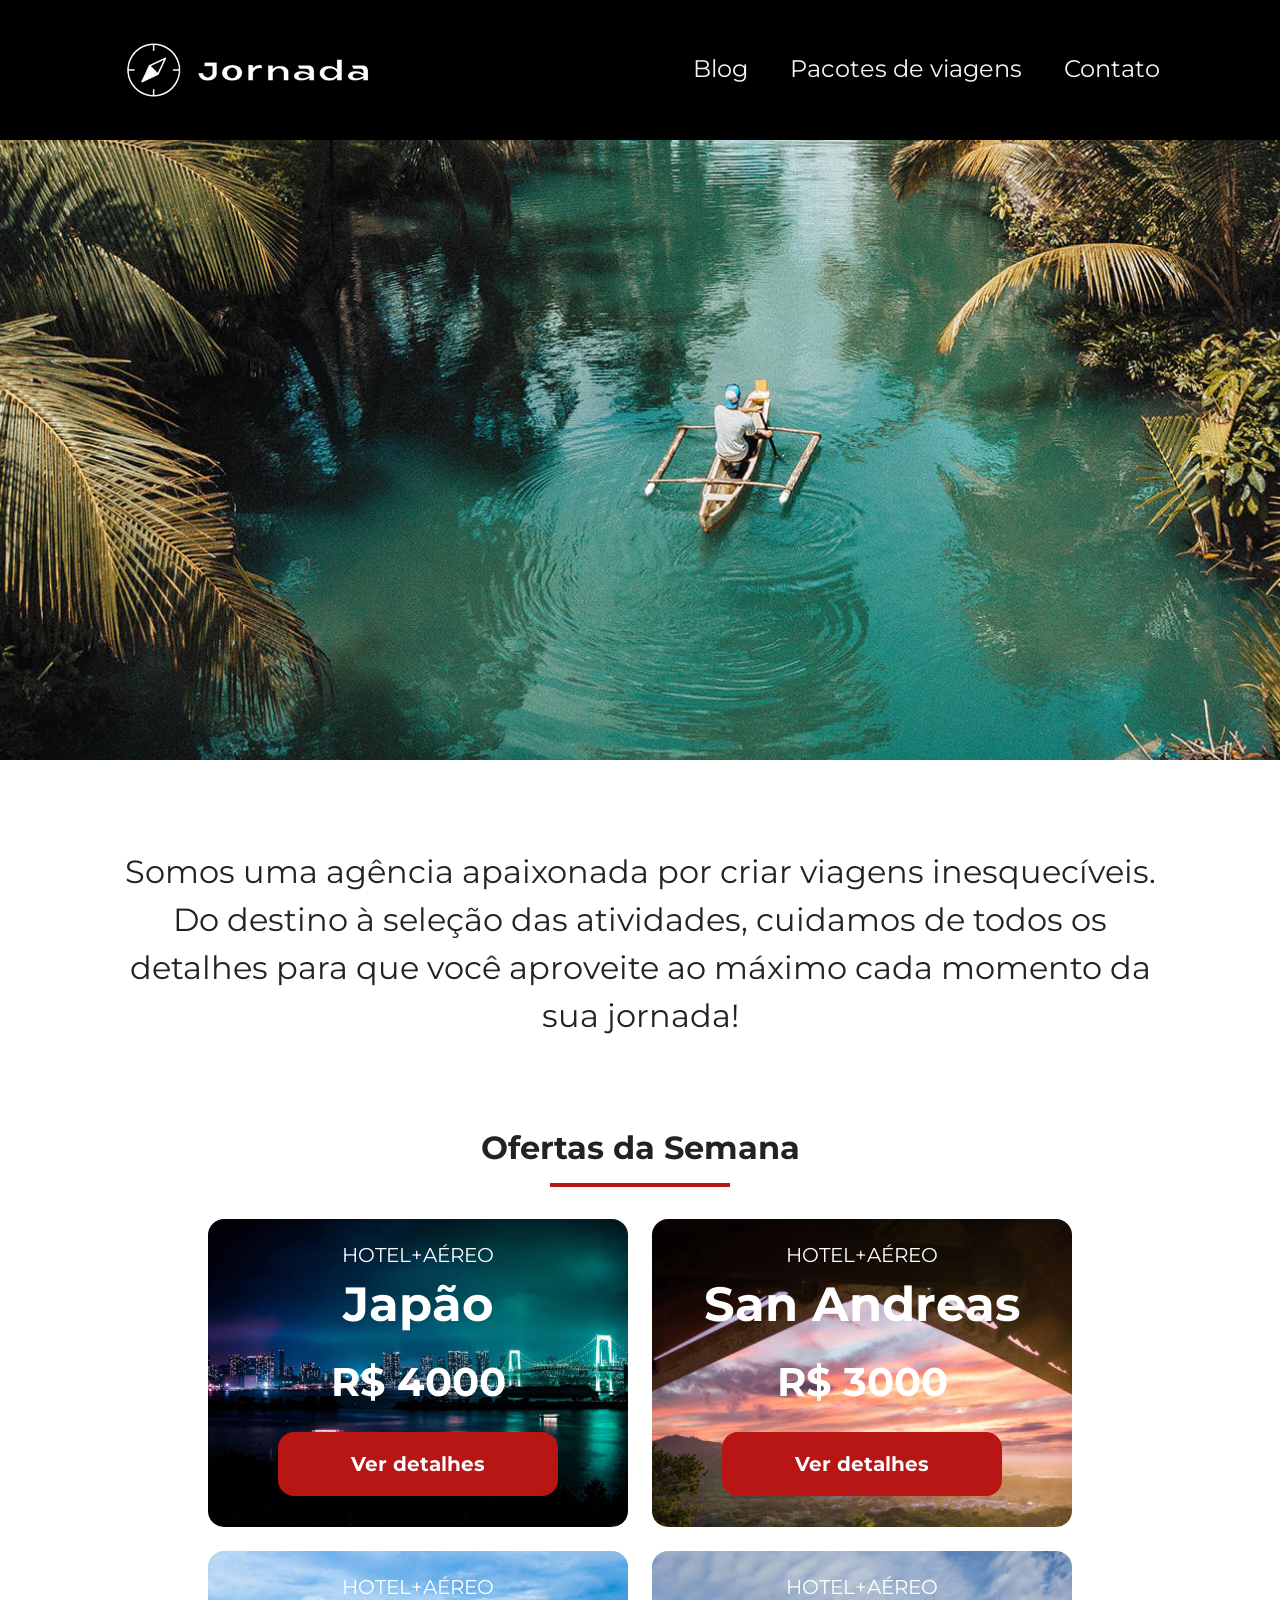
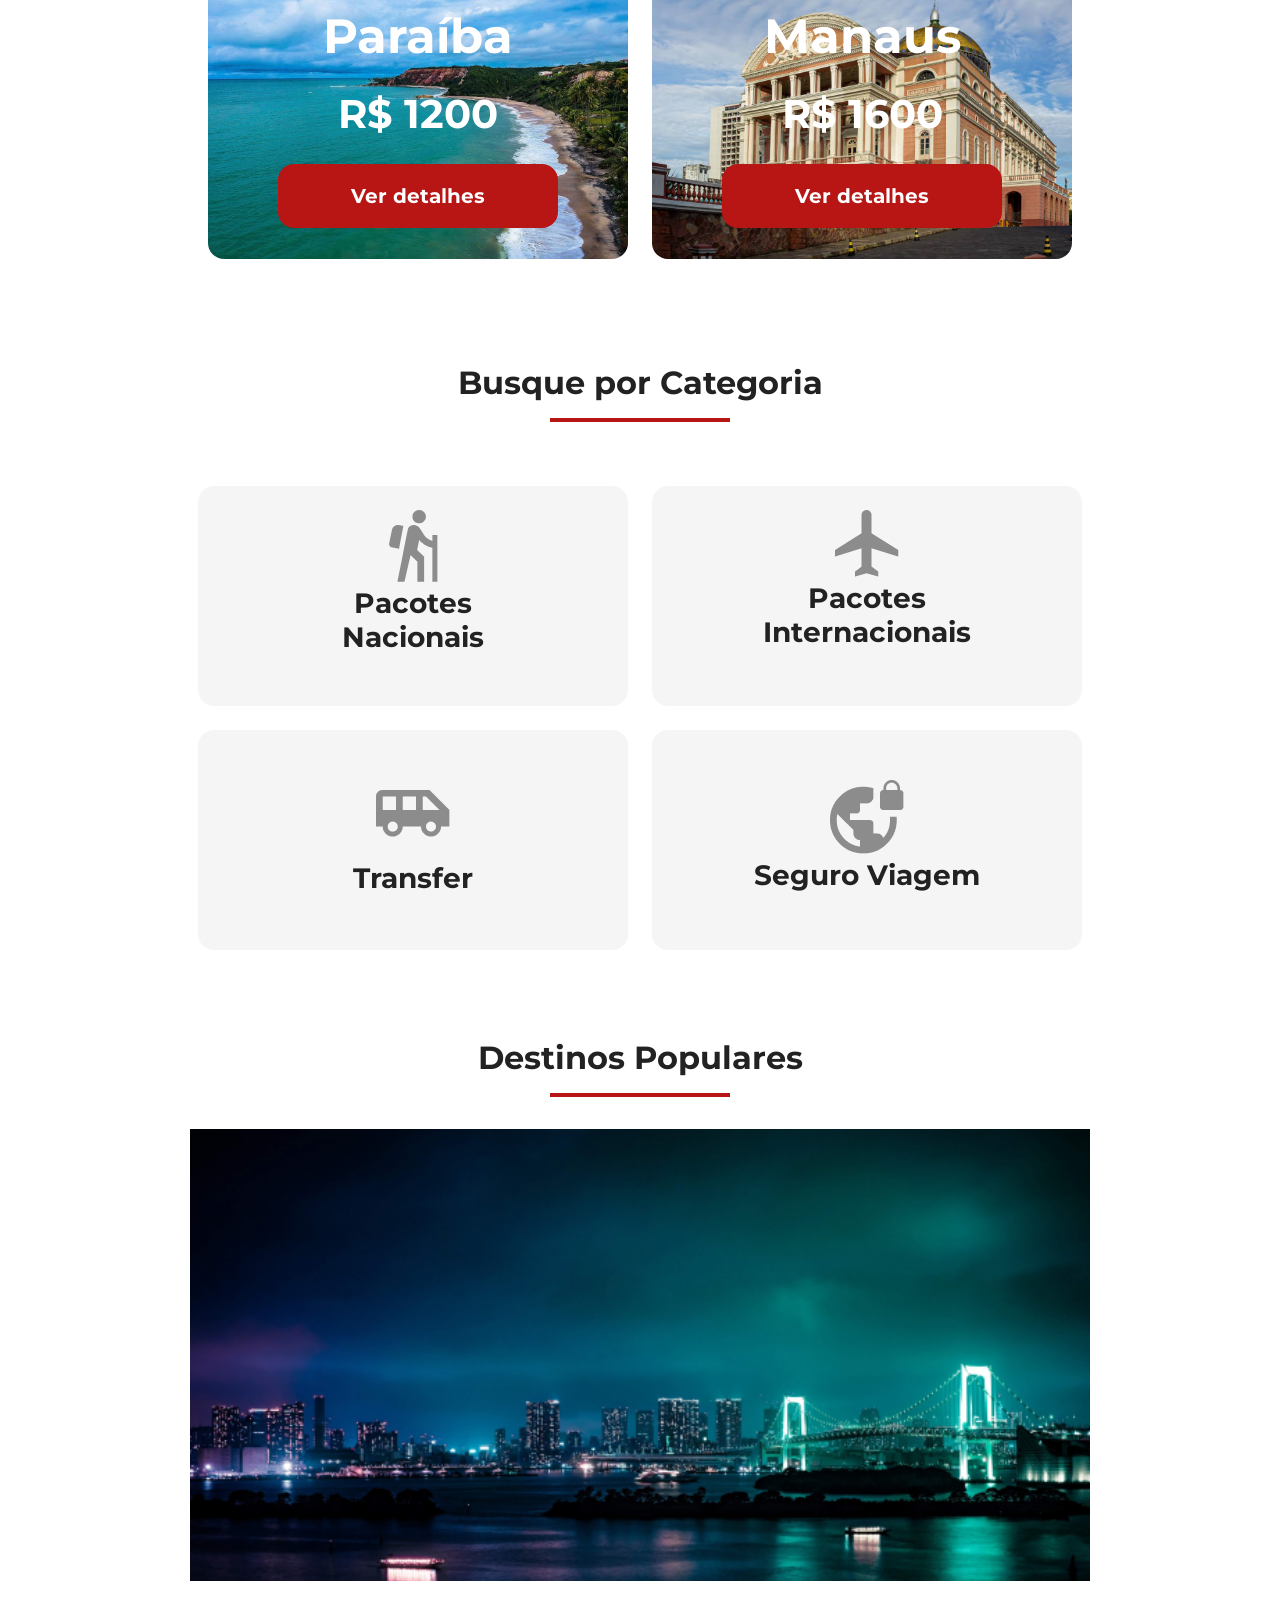
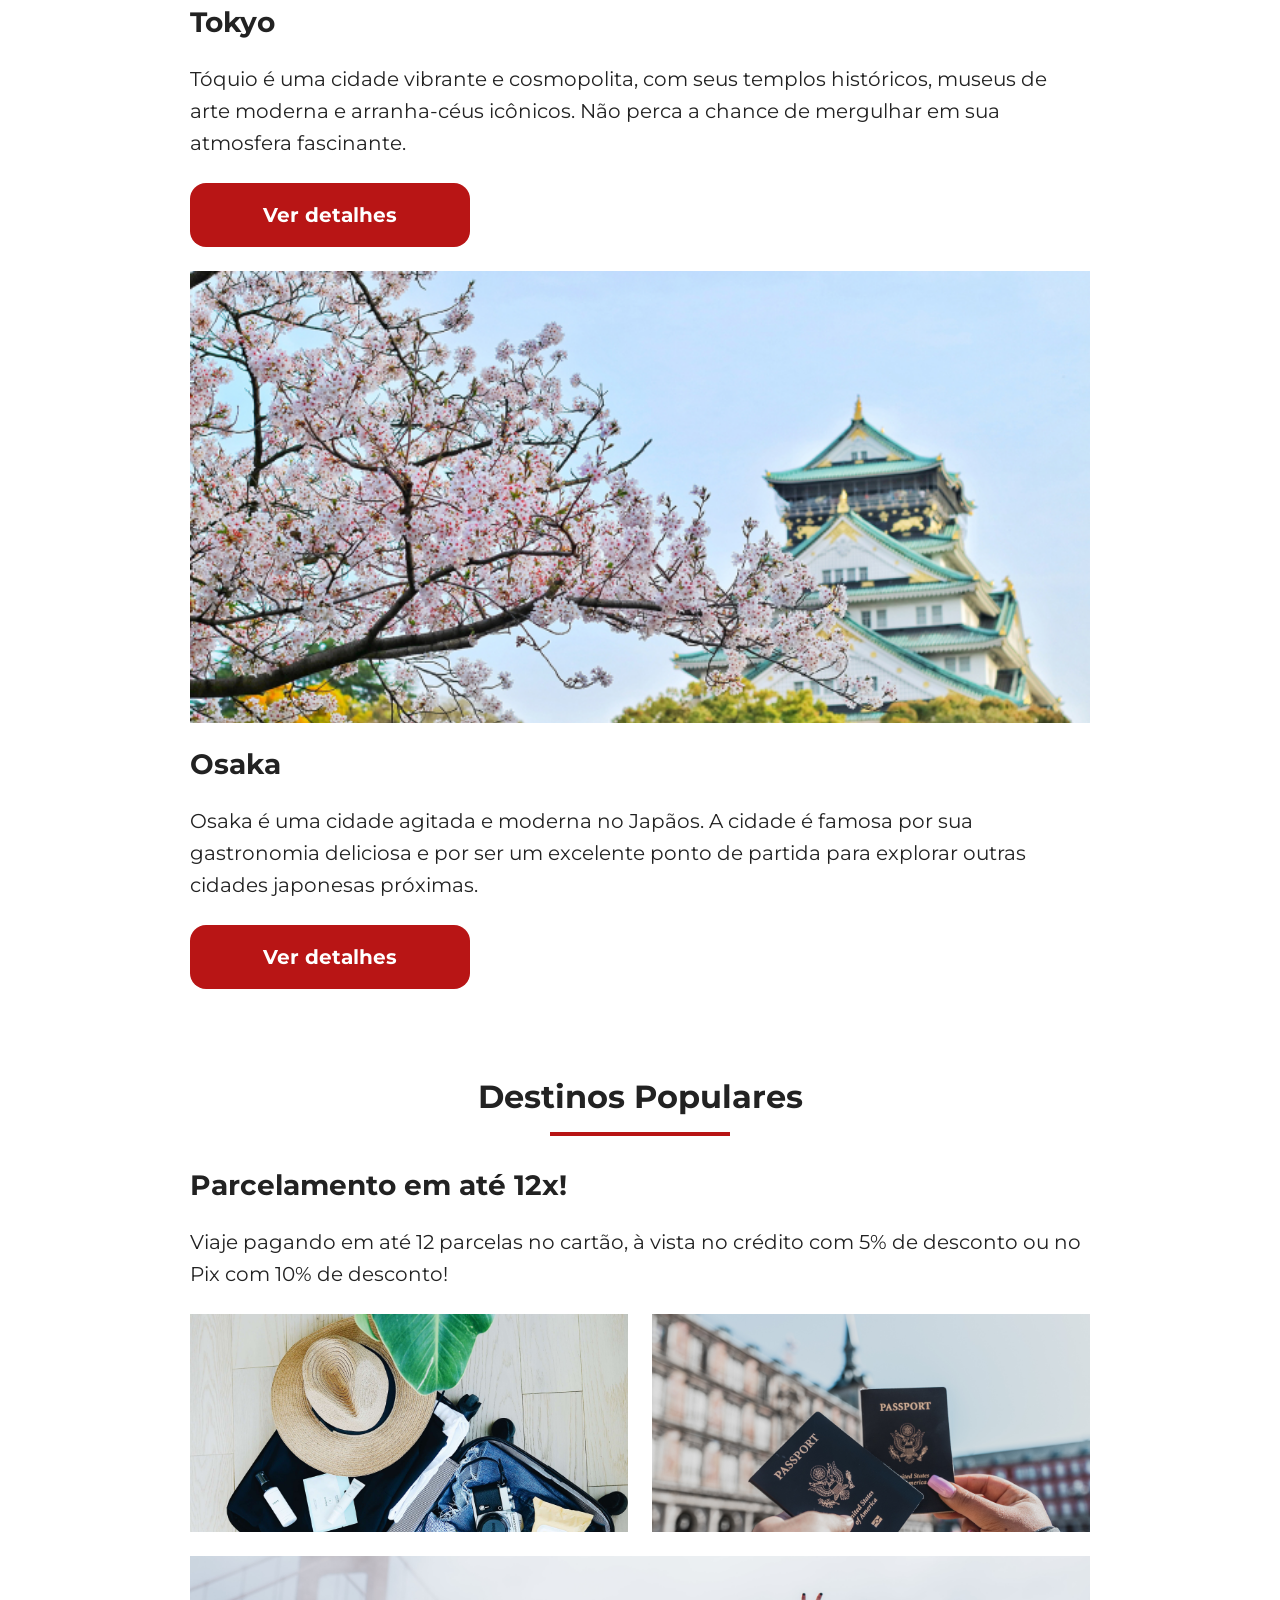
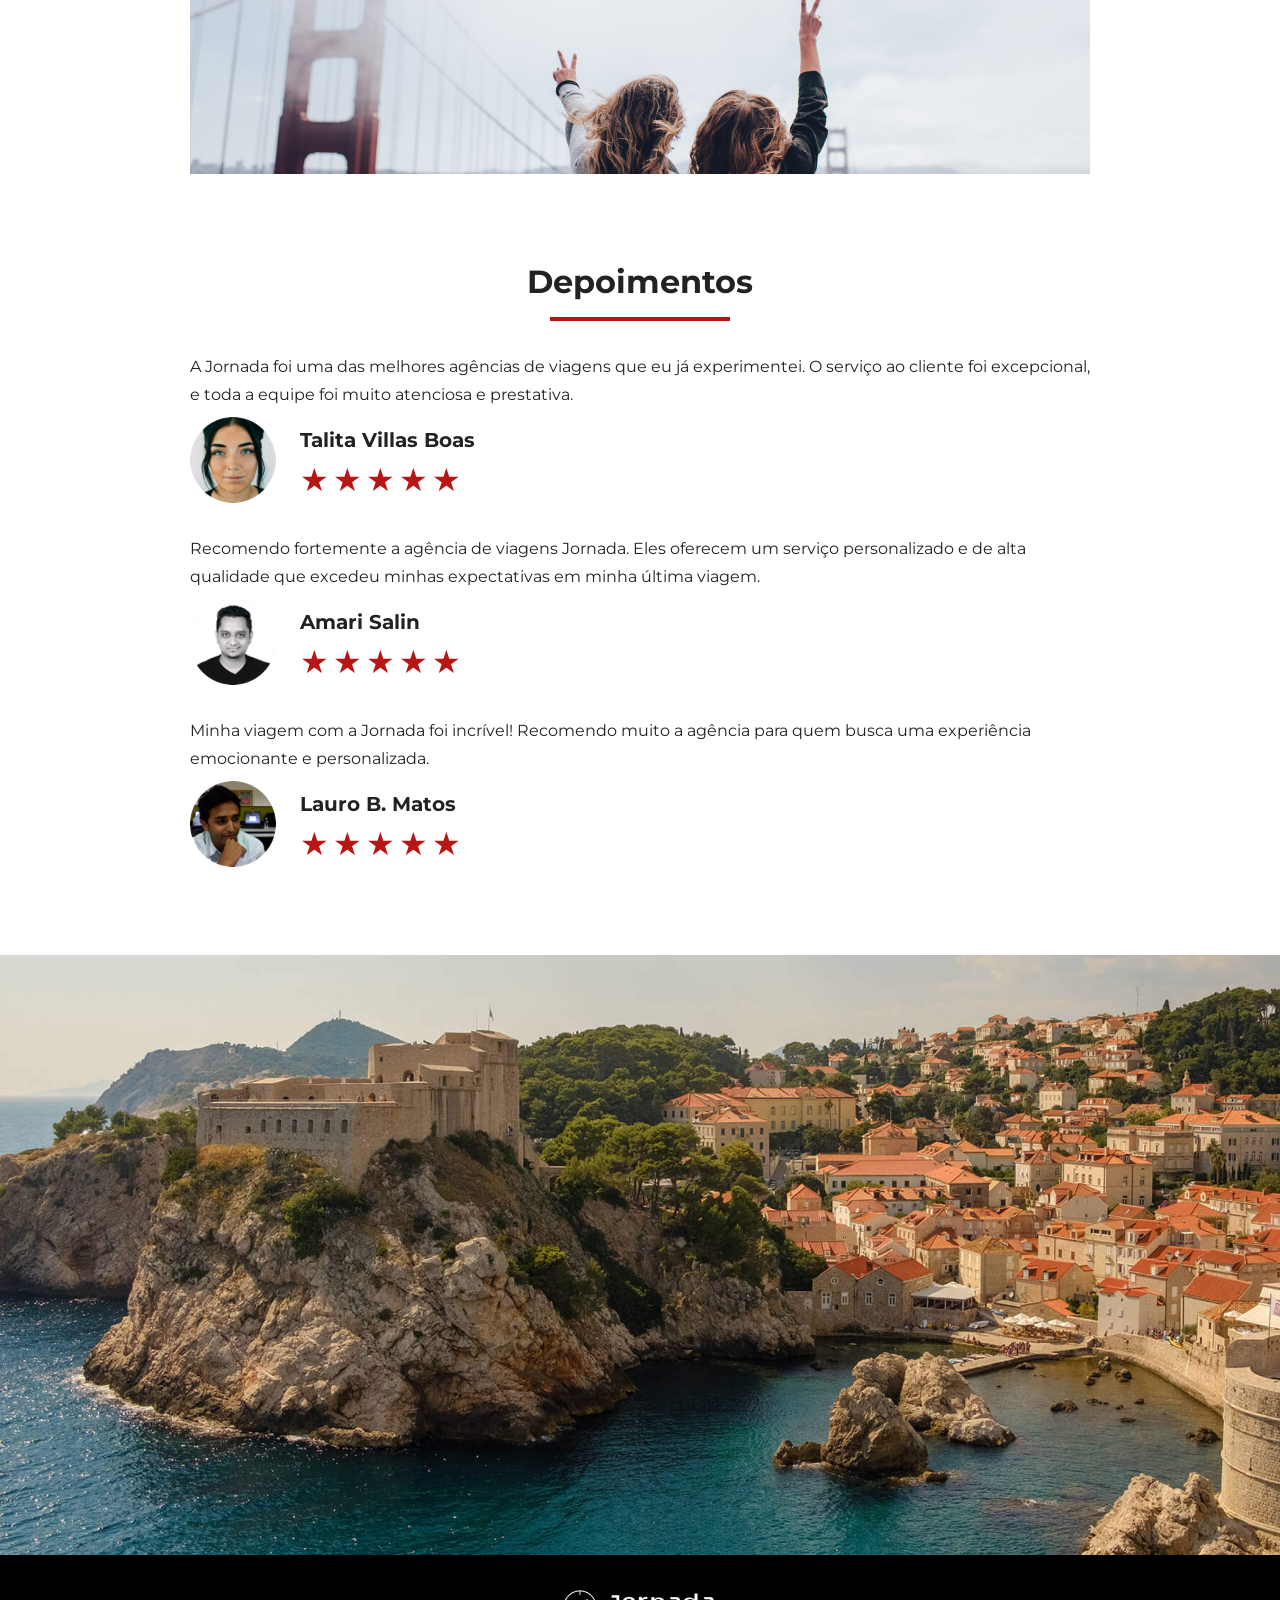
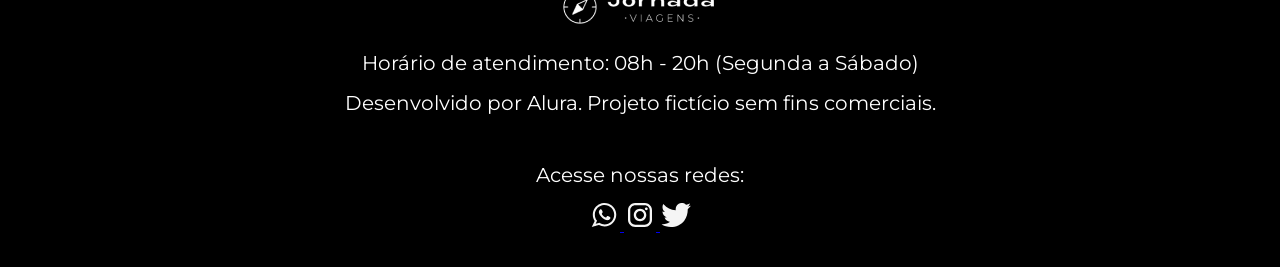
<file: index.html>
<!doctype html>
<html lang="pt-br">
  <head>
    <meta charset="UTF-8" />
    <meta name="viewport" content="width=device-width, initial-scale=1.0" />
    <meta name="description" content="Jornada Viagens, uma agência apaixonada por criar viagens inesquecíveis">

    <meta name="og:title" content="Jornada Viagens">
    <meta name="og:description" content="Jornada Viagens, uma agência apaixonada por criar viagens inesquecíveis">
    <meta name="og:image" content="https://guilhermecamaia.github.io/jornada-viagens/img/logo-footer.png">
    <meta name="og:type" content="website">
    <meta name="og:url" content="https://guilhermecamaia.github.io/jornada-viagens">

    <link rel="icon" href="favicon.svg" type="xml/svg">
    <link rel="stylesheet" href="/css/style.css" />

    <title>Jornada Viagens</title>
  </head>

  <body>
    <header class="main-header">
      <a class="logo" href="index.html" title="voltar para a página inicial">
        <img
          class="img-mobile"
          src="/img/bulsola-jornada-branca.png"
          alt="Bulsola do logo Jornada Viagens na cor branco"
        />
        <img
          class="img-desktop"
          src="/img/bulsola-texto-jornada-branca.png"
          alt="Logo Jornada Viagens na cor branco"
        />
      </a>
      <div class="navigation-menu">
        <label for="menu">
          <img src="/img/menu.png" alt="menu" />
        </label>
        <input type="checkbox" id="menu" hidden />
        <nav>
          <ul class="list-links">
            <li>
              <a href="blog.html" target="_blank" title="Acessar Blog">Blog</a>
            </li>
            <li>
              <a
                href="pacotes.html"
                target="_blank"
                title="Acessar pacotes de viagens"
                >Pacotes de viagens</a
              >
            </li>
            <li>
              <a href="contato.html" target="_blank" title="Acessar Contato"
                >Contato</a
              >
            </li>
          </ul>
        </nav>
      </div>
    </header>
    <main>
      <section class="hero">
        <div class="hero-img"></div>
        <h2>
          Somos uma agência apaixonada por criar viagens inesquecíveis. Do
          destino à seleção das atividades, cuidamos de todos os detalhes para
          que você aproveite ao máximo cada momento da sua jornada!
        </h2>
      </section>
      <section class="offers">
        <div class="section-title">
          <h2>Ofertas da Semana</h2>
          <hr />
        </div>
        <div class="offers-cards">
          <article class="card japao">
            <header>
              <p>HOTEL+AÉREO</p>
              <h3>
                Japão
                <br />
                <span>R$ 4000</span>
              </h3>
            </header>
            <footer>
              <a href="#" class="button">Ver detalhes</a>
            </footer>
          </article>

          <article class="card san-andreas">
            <header>
              <p>HOTEL+AÉREO</p>
              <h3>
                San Andreas
                <br />
                <span>R$ 3000</span>
              </h3>
            </header>
            <footer>
              <a href="#" class="button">Ver detalhes</a>
            </footer>
          </article>

          <article class="card paraiba">
            <header>
              <p>HOTEL+AÉREO</p>
              <h3>
                Paraíba
                <br />
                <span>R$ 1200</span>
              </h3>
            </header>
            <footer>
              <a href="#" class="button">Ver detalhes</a>
            </footer>
          </article>

          <article class="card manaus">
            <header>
              <p>HOTEL+AÉREO</p>
              <h3>
                Manaus
                <br />
                <span>R$ 1600</span>
              </h3>
            </header>
            <footer>
              <a href="#" class="button">Ver detalhes</a>
            </footer>
          </article>
        </div>
      </section>
      <section class="categories">
        <div class="section-title">
          <h2>Busque por Categoria</h2>
          <hr />
        </div>
        <div class="categories-cards">
          <a
            href="#"
            class="card"
            target="_blank"
            title="Busque pela categoria Pacotes Nacionais"
          >
            <img
              src="/img/icone-caminhada.png"
              alt="ícone cinza representando uma pessoa fazendo tracking"
            />
            <h3 class="content-title">
              Pacotes <br />
              Nacionais
            </h3>
          </a>

          <a
            href="#"
            class="card"
            target="_blank"
            title="Busque pela categoria Pacotes Internacionais"
          >
            <img
              src="/img/icone-aviao.png"
              alt="ícone cinza representando um avião"
            />
            <h3 class="content-title">
              Pacotes <br />
              Internacionais
            </h3>
          </a>

          <a
            href="#"
            class="card single-line transfer"
            target="_blank"
            title="Busque pela categoria Transfer"
          >
            <img
              src="/img/icone-onibus.png"
              alt="ícone cinza representando um ônibus"
            />
            <h3 class="content-title">Transfer</h3>
          </a>

          <a
            href="#"
            class="card single-line"
            target="_blank"
            title="Busque pela categoria Seguro Viagem"
          >
            <img
              src="/img/icone-globo-com-cadiado.png"
              alt="ícone cinza representando o planeta terra com um cadeado"
            />
            <h3 class="content-title">Seguro Viagem</h3>
          </a>
        </div>
      </section>
      <section class="destinations">
        <div class="section-title">
          <h2>Destinos Populares</h2>
          <hr />
        </div>
        <div class="destination-items">
          <article class="item tokyo">
            <header>
              <div class="img-item"></div>
              <h3 class="content-title">Tokyo</h3>
            </header>
            <p class="content-text">
              Tóquio é uma cidade vibrante e cosmopolita, com seus templos
              históricos, museus de arte moderna e arranha-céus icônicos. Não
              perca a chance de mergulhar em sua atmosfera fascinante.
            </p>
            <footer>
              <a
                href="#"
                class="button"
                target="_blank"
                title="Veja mais detalhes de destino Tokyo"
                >Ver detalhes</a
              >
            </footer>
          </article>

          <article class="item osaka">
            <header>
              <div class="img-item"></div>
              <h3 class="content-title">Osaka</h3>
            </header>
            <p class="content-text">
              Osaka é uma cidade agitada e moderna no Japãos. A cidade é famosa
              por sua gastronomia deliciosa e por ser um excelente ponto de
              partida para explorar outras cidades japonesas próximas.
            </p>
            <footer>
              <a
                href="#"
                class="button"
                target="_blank"
                title="Veja mais detalhes do destino Osaka"
                >Ver detalhes</a
              >
            </footer>
          </article>
        </div>
      </section>
      <section class="payments">
        <div class="section-title">
          <h2>Destinos Populares</h2>
          <hr />
        </div>
        <div class="content-container">
          <div class="text-content">
            <h3 class="content-title">Parcelamento em até 12x!</h3>
            <p class="content-text">
              Viaje pagando em até 12 parcelas no cartão, à vista no crédito com
              5% de desconto ou no Pix com 10% de desconto!
            </p>
          </div>
          <div class="image-gallery">
            <div class="image first"></div>
            <div class="image second"></div>
            <div class="image third colspan-2"></div>
          </div>
        </div>
      </section>
      <section class="testimonials">
        <div class="section-title">
          <h2>Depoimentos</h2>
          <hr />
        </div>
        <div class="testimonials-container">
          <article>
            <header>
              <p>
                A Jornada foi uma das melhores agências de viagens que eu já
                experimentei. O serviço ao cliente foi excepcional, e toda a
                equipe foi muito atenciosa e prestativa.
              </p>
            </header>
            <footer>
              <img
                src="/img/avatar-talita.png"
                alt="imagem de perfil de Talita Villas Boas"
              />
              <div class="profile-content">
                <h3>Talita Villas Boas</h3>
                <div class="rating">
                  <span class="star">★</span>
                  <span class="star">★</span>
                  <span class="star">★</span>
                  <span class="star">★</span>
                  <span class="star">★</span>
                </div>
              </div>
            </footer>
          </article>
          <article>
            <header>
              <p>
                Recomendo fortemente a agência de viagens Jornada. Eles oferecem
                um serviço personalizado e de alta qualidade que excedeu minhas
                expectativas em minha última viagem.
              </p>
            </header>
            <footer>
              <img
                src="/img/avatar-amari.png"
                alt="imagem de perfil de Amari Salin"
              />
              <div class="profile-content">
                <h3>Amari Salin</h3>
                <div class="rating">
                  <span class="star">★</span>
                  <span class="star">★</span>
                  <span class="star">★</span>
                  <span class="star">★</span>
                  <span class="star">★</span>
                </div>
              </div>
            </footer>
          </article>
          <article>
            <header>
              <p>
                Minha viagem com a Jornada foi incrível! Recomendo muito a
                agência para quem busca uma experiência emocionante e
                personalizada.
              </p>
            </header>
            <footer>
              <img
                src="/img/avatar-lauro.png"
                alt="imagem de perfil de Lauro B. Matos"
              />
              <div class="profile-content">
                <h3>Lauro B. Matos</h3>
                <div class="rating">
                  <span class="star">★</span>
                  <span class="star">★</span>
                  <span class="star">★</span>
                  <span class="star">★</span>
                  <span class="star">★</span>
                </div>
              </div>
            </footer>
          </article>
        </div>
      </section>
      <div class="bottom-hero">
        <div class="hero-img"></div>
      </div>
    </main>
    <footer class="main-footer">
      <div class="footer-content">
        <img src="/img/logo-footer.png" alt="logo completo Jornada Viagens" />
        <p>Horário de atendimento: 08h - 20h (Segunda a Sábado)</p>
        <p>Desenvolvido por Alura. Projeto fictício sem fins comerciais.</p>
      </div>
      <div class="footer-social">
        <p>Acesse nossas redes:</p>
        <a href="#" target="_blank" title="Acesse o whatsapp do Jornada Viagem">
          <img
            src="img/icone-whatsapp.svg"
            alt="icone do whatsapp na cor branco"
          />
        </a>
        <a
          href="#"
          target="_blank"
          title="Acesse o instagram do Jornada Viagem"
        >
          <img
            src="img/icone-instagram.svg"
            alt="icone do instagram na cor branco"
          />
        </a>
        <a href="#" target="_blank" title="Acesse o twiter do Jornada Viagem">
          <img src="img/icone-twiter.svg" alt="icone do twiter na cor branco" />
        </a>
      </div>
    </footer>
  </body>
</html>
</file>
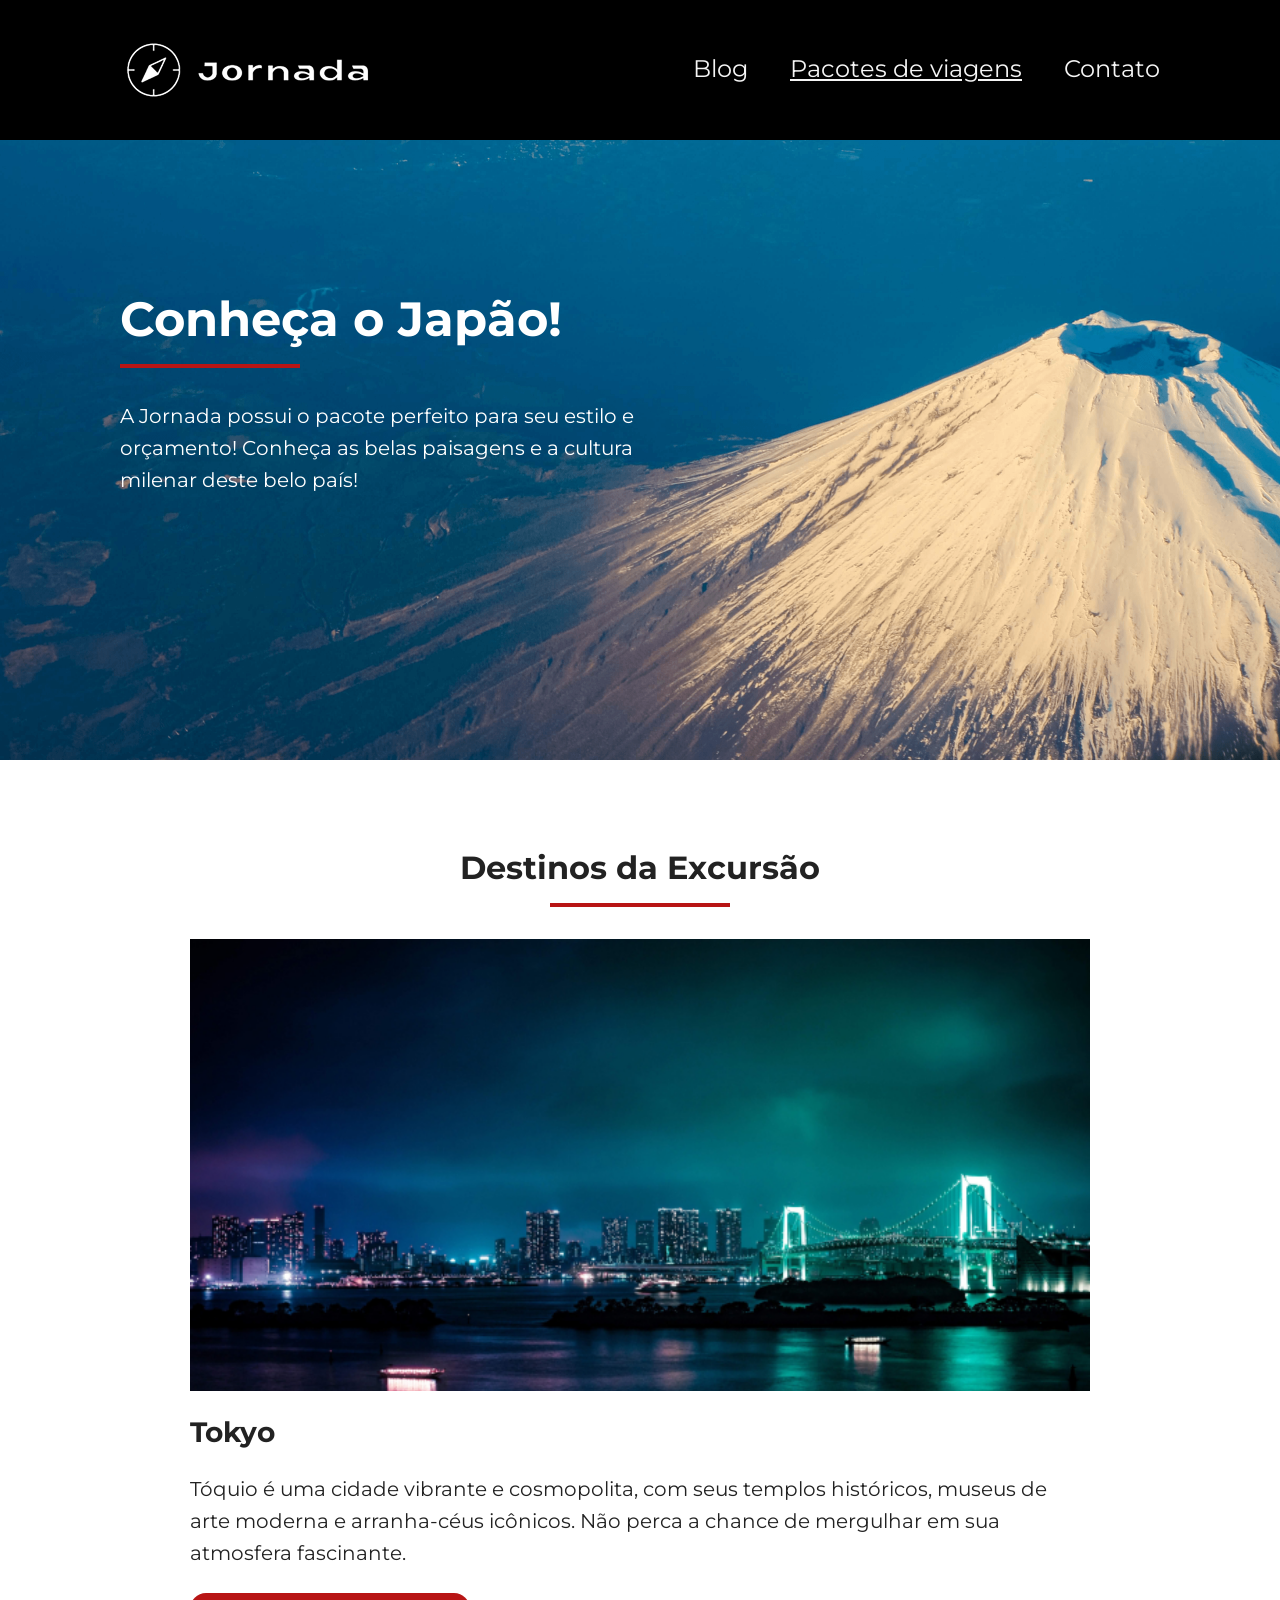
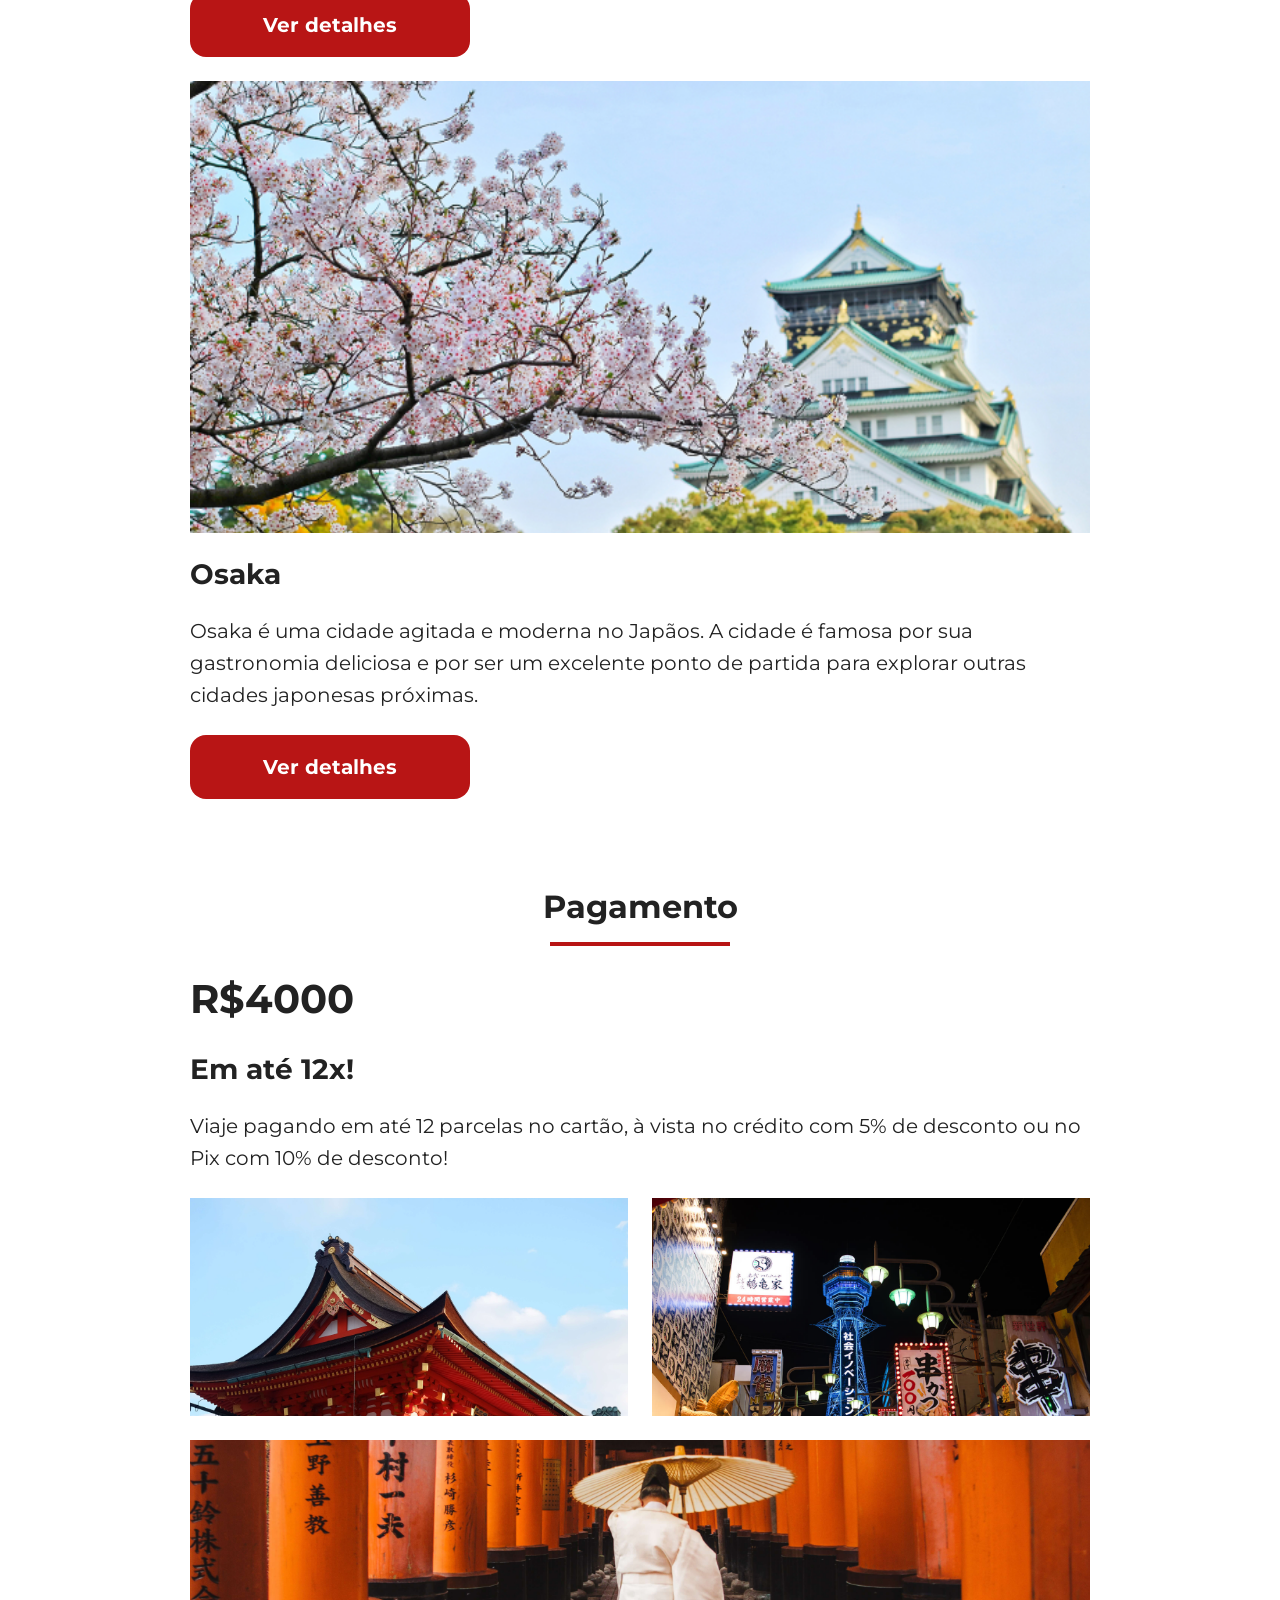
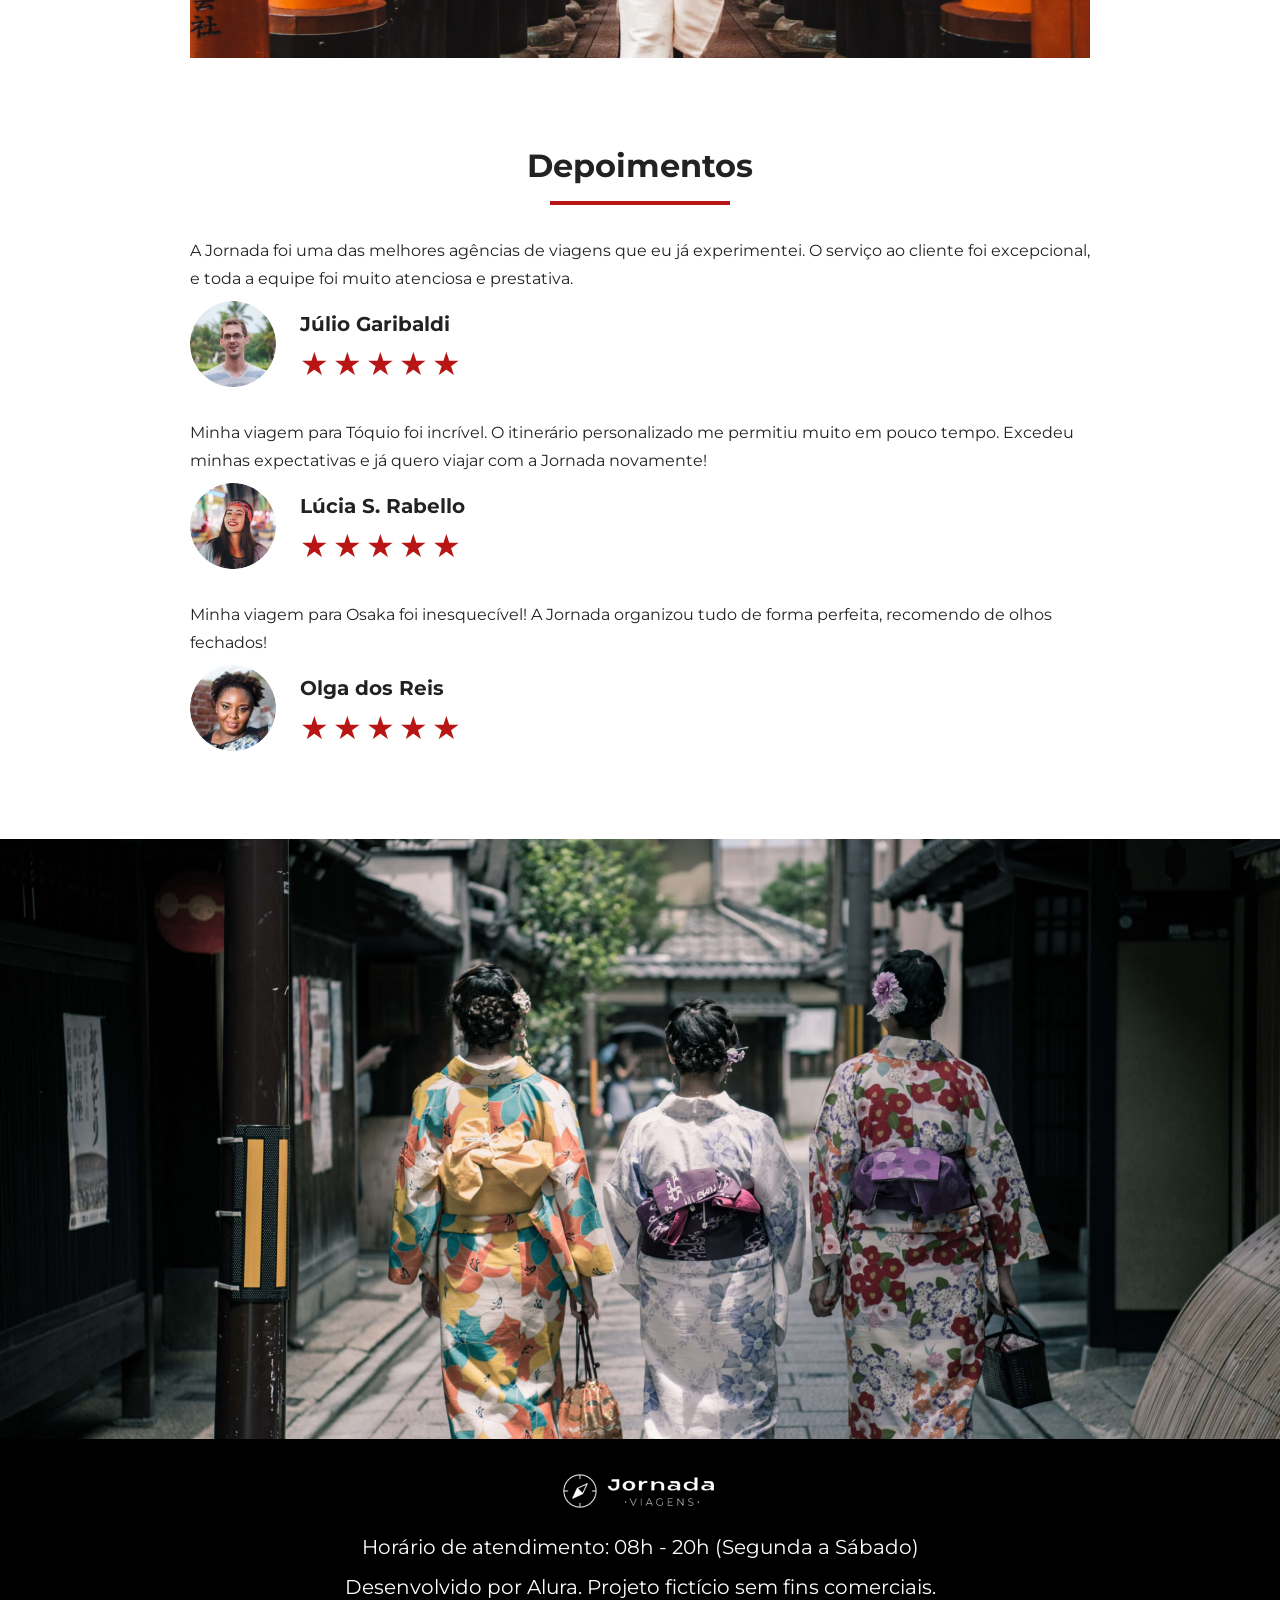
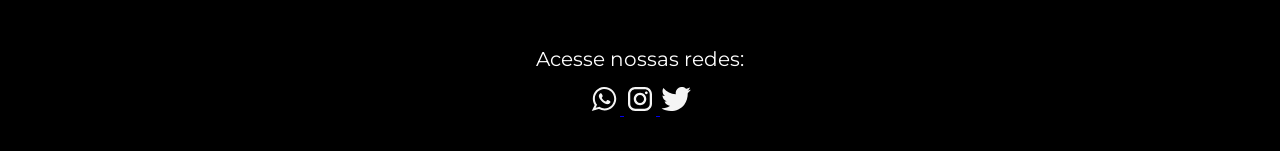
<file: pacotes.html>
<!doctype html>
<html lang="en">
  <head>
    <meta charset="UTF-8" />
    <meta name="viewport" content="width=device-width, initial-scale=1.0" />

    <link rel="icon" href="favicon.svg" type="xml/svg" />
    <link rel="stylesheet" href="/css/style.css" />

    <title>Document</title>
  </head>
  <body class="travel-packages">
    <header class="main-header">
      <a class="logo" href="index.html" title="voltar para a página inicial">
        <img
          class="img-mobile"
          src="/img/bulsola-jornada-branca.png"
          alt="Bulsola do logo Jornada Viagens na cor branco"
        />
        <img
          class="img-desktop"
          src="/img/bulsola-texto-jornada-branca.png"
          alt="Logo Jornada Viagens na cor branco"
        />
      </a>
      <div class="navigation-menu">
        <label for="menu">
          <img src="/img/menu.png" alt="menu" />
        </label>
        <input type="checkbox" id="menu" hidden />
        <nav>
          <ul class="list-links">
            <li>
              <a href="blog.html" target="_blank" title="Acessar Blog">Blog</a>
            </li>
            <li>
              <a
                class="selected"
                href="pacotes.html"
                target="_blank"
                title="Acessar pacotes de viagens">
                Pacotes de viagens
            </a>
            </li>
            <li>
              <a href="contato.html" target="_blank" title="Acessar Contato">
                Contato
            </a>
            </li>
          </ul>
        </nav>
      </div>
    </header>
    <main>
      <section class="hero">
          <div class="hero-img">
              <div>
                  <h1>Conheça o Japão!</h1>
                  <hr/>
                  <p>A Jornada possui o pacote perfeito para seu estilo e orçamento! Conheça as belas paisagens e a  cultura milenar deste belo país!</p>
              </div>
          </div>
      </section>
      <section class="destinations">
        <div class="section-title">
          <h2>Destinos da Excursão</h2>
          <hr />
        </div>
        <div class="destination-items">
          <article class="item tokyo">
            <header>
              <div class="img-item"></div>
              <h3 class="content-title">Tokyo</h3>
            </header>
            <p class="content-text">
              Tóquio é uma cidade vibrante e cosmopolita, com seus templos históricos, museus de arte moderna e arranha-céus icônicos. Não perca a chance de mergulhar em sua atmosfera fascinante.
            </p>
            <footer>
              <a
                href="#"
                class="button"
                target="_blank"
                title="Veja mais detalhes de destino Tokyo">
                Ver detalhes
              </a>
            </footer>
          </article>

          <article class="item osaka">
            <header>
              <div class="img-item"></div>
              <h3 class="content-title">Osaka</h3>
            </header>
            <p class="content-text">
              Osaka é uma cidade agitada e moderna no Japãos. A cidade é famosa por sua gastronomia deliciosa e por ser um excelente ponto de partida para explorar outras cidades japonesas próximas.
            </p>
            <footer>
              <a
                href="#"
                class="button"
                target="_blank"
                title="Veja mais detalhes do destino Osaka">
                Ver detalhes
              </a>
            </footer>
          </article>
        </div>
      </section>
      <section class="payments">
        <div class="section-title">
          <h2>Pagamento</h2>
          <hr />
        </div>
        <div class="content-container">
          <div class="text-content">
            <h2>R$4000</h2>
            <h3 class="content-title">Em até 12x!</h3>
            <p class="content-text">
              Viaje pagando em até 12 parcelas no cartão, à vista no crédito com 5% de desconto ou no Pix com 10% de desconto!
            </p>
          </div>
          <div class="image-gallery">
            <div class="image first"></div>
            <div class="image second"></div>
            <div class="image third colspan-2"></div>
          </div>
        </div>
      </section>
      <section class="testimonials">
        <div class="section-title">
          <h2>Depoimentos</h2>
          <hr />
        </div>
        <div class="testimonials-container">
          <article>
            <header>
              <p>
                A Jornada foi uma das melhores agências de viagens que eu já experimentei. O serviço ao cliente foi excepcional, e toda a equipe foi muito atenciosa e prestativa.
              </p>
            </header>
            <footer>
              <img
                src="/img/travel-packages/avatar-julio.png"
                alt="imagem de perfil de Júlio Garibaldi"
              />
              <div class="profile-content">
                <h3>Júlio Garibaldi</h3>
                <div class="rating">
                  <span class="star">★</span>
                  <span class="star">★</span>
                  <span class="star">★</span>
                  <span class="star">★</span>
                  <span class="star">★</span>
                </div>
              </div>
            </footer>
          </article>
          <article>
            <header>
              <p>
                Minha viagem para Tóquio foi incrível. O itinerário personalizado me permitiu muito em pouco tempo. Excedeu minhas expectativas e já quero viajar com a Jornada novamente!
              </p>
            </header>
            <footer>
              <img
                src="/img/travel-packages/avatar-lucia.png"
                alt="imagem de perfil de Lúcia S. Rabello"
              />
              <div class="profile-content">
                <h3>Lúcia S. Rabello</h3>
                <div class="rating">
                  <span class="star">★</span>
                  <span class="star">★</span>
                  <span class="star">★</span>
                  <span class="star">★</span>
                  <span class="star">★</span>
                </div>
              </div>
            </footer>
          </article>
          <article>
            <header>
              <p>
                Minha viagem para Osaka foi inesquecível! A Jornada organizou tudo de forma perfeita, recomendo de olhos fechados!
              </p>
            </header>
            <footer>
              <img
                src="/img/travel-packages/avatar-olga.png"
                alt="imagem de perfil de Olga dos Reis"
              />
              <div class="profile-content">
                <h3>Olga dos Reis</h3>
                <div class="rating">
                  <span class="star">★</span>
                  <span class="star">★</span>
                  <span class="star">★</span>
                  <span class="star">★</span>
                  <span class="star">★</span>
                </div>
              </div>
            </footer>
          </article>
        </div>
      </section>
      <div class="bottom-hero">
        <div class="hero-img"></div>
      </div>
    </main>
    <footer class="main-footer">
      <div class="footer-content">
        <img src="/img/logo-footer.png" alt="logo completo Jornada Viagens" />
        <p>Horário de atendimento: 08h - 20h (Segunda a Sábado)</p>
        <p>Desenvolvido por Alura. Projeto fictício sem fins comerciais.</p>
      </div>
      <div class="footer-social">
        <p>Acesse nossas redes:</p>
        <a href="#" target="_blank" title="Acesse o whatsapp do Jornada Viagem">
          <img
            src="img/icone-whatsapp.svg"
            alt="icone do whatsapp na cor branco"
          />
        </a>
        <a
          href="#"
          target="_blank"
          title="Acesse o instagram do Jornada Viagem"
        >
          <img
            src="img/icone-instagram.svg"
            alt="icone do instagram na cor branco"
          />
        </a>
        <a href="#" target="_blank" title="Acesse o twiter do Jornada Viagem">
          <img src="img/icone-twiter.svg" alt="icone do twiter na cor branco" />
        </a>
      </div>
    </footer>
  </body>
</html>
</file>
<file: css/style.css>
@import url(global.css);
@import url(header.css);
@import url(hero.css);
@import url(offers.css);
@import url(categories.css);
@import url(destinations.css);
@import url(payments.css);
@import url(testimonials.css);
@import url(footer.css);
</file>
